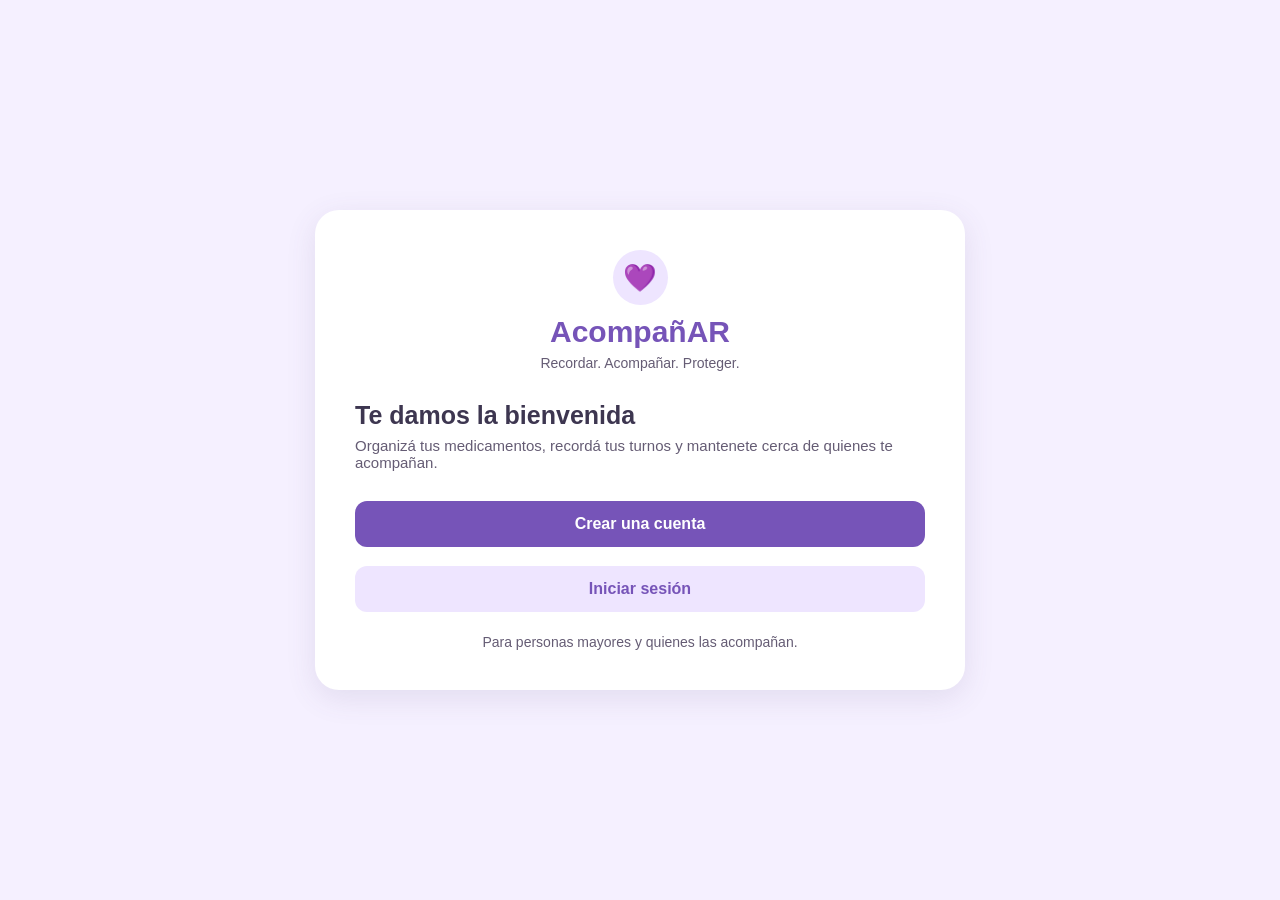
<file: wwwroot/index.html>
﻿<!DOCTYPE html>
<html lang="es">
<head>
    <meta charset="UTF-8">
    <meta name="viewport" content="width=device-width, initial-scale=1.0">

    <title>AcompañAR - Inicio</title>

    <link rel="stylesheet" href="css/Style.css">
</head>

<body>
    <main class="registro-container">
        <section class="registro-card">

            <div class="logo">
                <div class="logo-icon" aria-hidden="true">💜</div>
                <h1>AcompañAR</h1>
                <p>Recordar. Acompañar. Proteger.</p>
            </div>

            <div class="registro-header">
                <h2>Te damos la bienvenida</h2>
                <p>
                    Organizá tus medicamentos, recordá tus turnos
                    y mantenete cerca de quienes te acompañan.
                </p>
            </div>

            <nav class="inicio-acciones" aria-label="Acceso a tu cuenta">
                <a href="registro.html" class="btn-registrar inicio-boton">
                    Crear una cuenta
                </a>

                <a href="login.html"
                   class="btn-registrar inicio-boton inicio-boton-secundario">
                    Iniciar sesión
                </a>
            </nav>

            <p class="login-link">
                Para personas mayores y quienes las acompañan.
            </p>

        </section>
    </main>
</body>
</html>
</file>
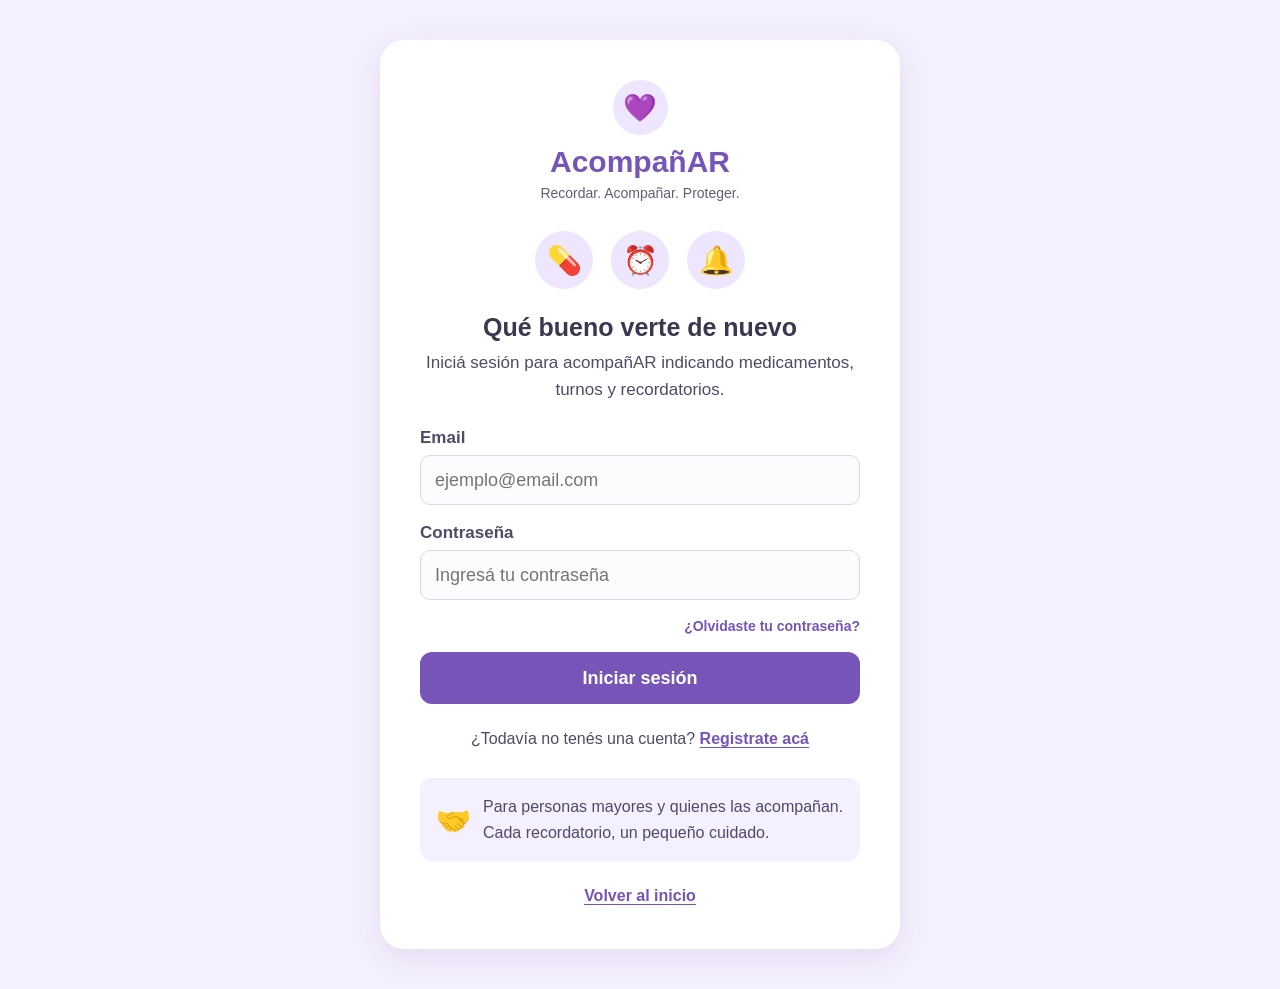
<file: wwwroot/login.html>
﻿<!DOCTYPE html>
<html lang="es">
<head>
    <meta charset="UTF-8">
    <meta name="viewport" content="width=device-width, initial-scale=1.0">

    <title>AcompañAR - Iniciar sesión</title>

    <link rel="stylesheet" href="css/Style.css">
</head>

<body>
    <main class="registro-container">
        <section class="registro-card login-card"
                 aria-labelledby="login-titulo">

            <div class="logo">
                <div class="logo-icon" aria-hidden="true">💜</div>
                <h1>AcompañAR</h1>
                <p>Recordar. Acompañar. Proteger.</p>
            </div>

            <div class="login-detalles" aria-hidden="true">
                <span>💊</span>
                <span>⏰</span>
                <span>🔔</span>
            </div>

            <div class="registro-header login-header">
                <h2 id="login-titulo">Qué bueno verte de nuevo</h2>
                <p>
                    Iniciá sesión para acompañAR indicando medicamentos,
                    turnos y recordatorios.
                </p>
            </div>

            <form id="loginForm" method="post">

                <div class="form-group">
                    <label for="email">Email</label>
                    <input type="email"
                           id="email"
                           name="email"
                           maxlength="150"
                           autocomplete="username"
                           placeholder="ejemplo@email.com"
                           required>
                </div>

                <div class="form-group">
                    <label for="password">Contraseña</label>
                    <input type="password"
                           id="password"
                           name="password"
                           autocomplete="current-password"
                           placeholder="Ingresá tu contraseña"
                           required>
                </div>

                <div class="recuperar-password-link">
                    <a href="recuperar.html">¿Olvidaste tu contraseña?</a>
                </div>


                <button type="submit" class="btn-registrar">
                    Iniciar sesión
                </button>

                <p id="loginMensaje"
                   class="login-link"
                   role="status"
                   aria-live="polite"></p>

            </form>

            <p class="login-link">
                ¿Todavía no tenés una cuenta?
                <a href="registro.html">Registrate acá</a>
            </p>

            <div class="login-acompanamiento">
                <span aria-hidden="true">🤝</span>
                <p>
                    Para personas mayores y quienes las acompañan.
                    Cada recordatorio, un pequeño cuidado.
                </p>
            </div>

            <p class="login-link">
                <a href="index.html">Volver al inicio</a>
            </p>

        </section>
    </main>
    <script src="js/login.js"></script>
</body>
</html>
</file>
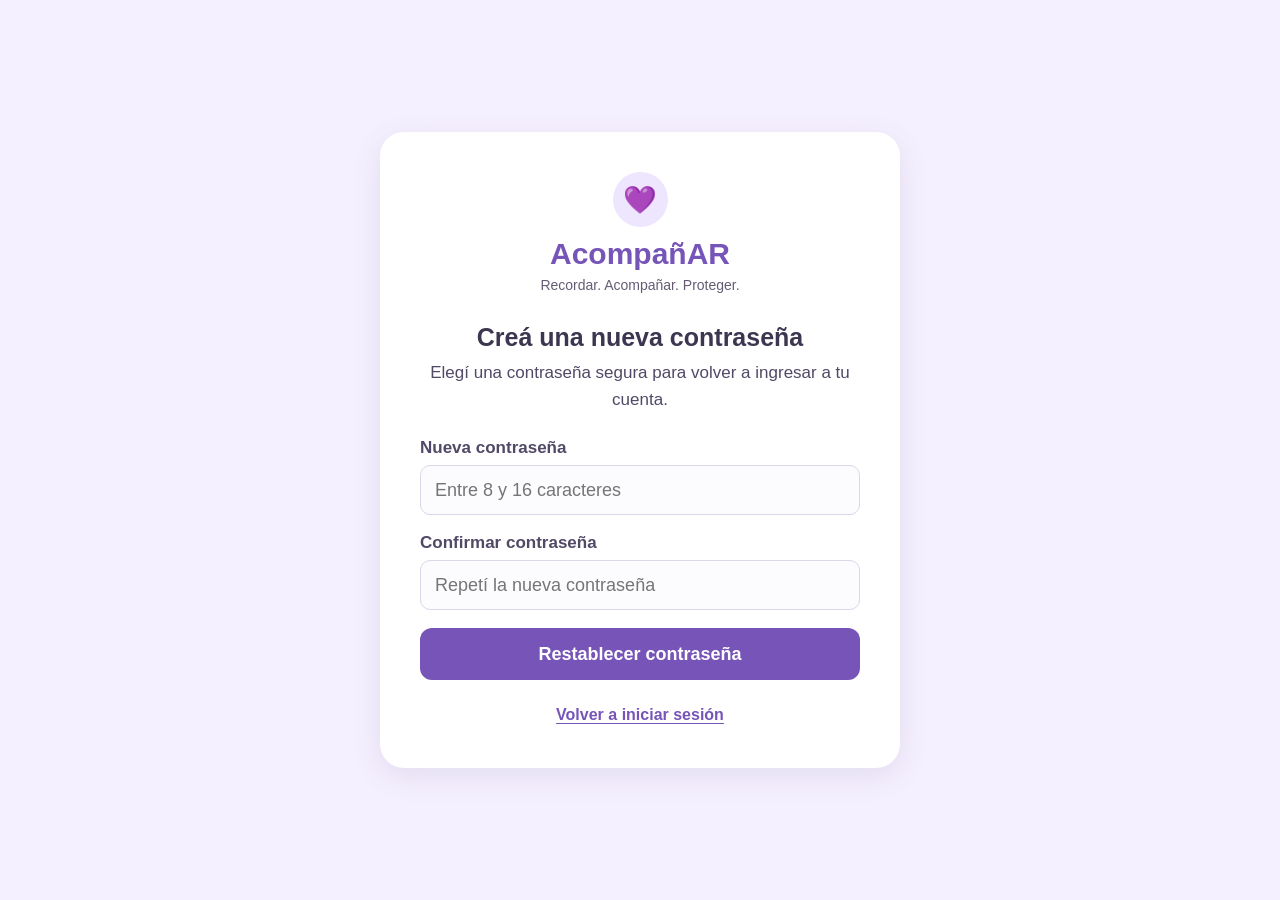
<file: wwwroot/nueva-password.html>
﻿<!DOCTYPE html>
<html lang="es">
<head>
    <meta charset="UTF-8">
    <meta name="viewport" content="width=device-width, initial-scale=1.0">

    <title>AcompañAR - Nueva contraseña</title>

    <link rel="stylesheet" href="css/Style.css">
</head>

<body>
    <main class="registro-container">
        <section class="registro-card login-card"
                 aria-labelledby="nueva-password-titulo">

            <div class="logo">
                <div class="logo-icon" aria-hidden="true">💜</div>
                <h1>AcompañAR</h1>
                <p>Recordar. Acompañar. Proteger.</p>
            </div>

            <div class="registro-header login-header">
                <h2 id="nueva-password-titulo">Creá una nueva contraseña</h2>
                <p>Elegí una contraseña segura para volver a ingresar a tu cuenta.</p>
            </div>

            <form id="nuevaPasswordForm">
                <div class="form-group">
                    <label for="password">Nueva contraseña</label>
                    <input type="password"
                           id="password"
                           name="password"
                           minlength="8"
                           maxlength="16"
                           autocomplete="new-password"
                           placeholder="Entre 8 y 16 caracteres"
                           required>
                </div>

                <div class="form-group">
                    <label for="confirmarPassword">Confirmar contraseña</label>
                    <input type="password"
                           id="confirmarPassword"
                           name="confirmarPassword"
                           minlength="8"
                           maxlength="16"
                           autocomplete="new-password"
                           placeholder="Repetí la nueva contraseña"
                           required>
                </div>

                <button type="submit" class="btn-registrar">
                    Restablecer contraseña
                </button>

                <p id="nuevaPasswordMensaje"
                   class="login-link"
                   role="status"
                   aria-live="polite"></p>
            </form>

            <p class="login-link">
                <a href="login.html">Volver a iniciar sesión</a>
            </p>
        </section>
    </main>
    <script src="js/nueva-password.js"></script>
</body>
</html>
</file>
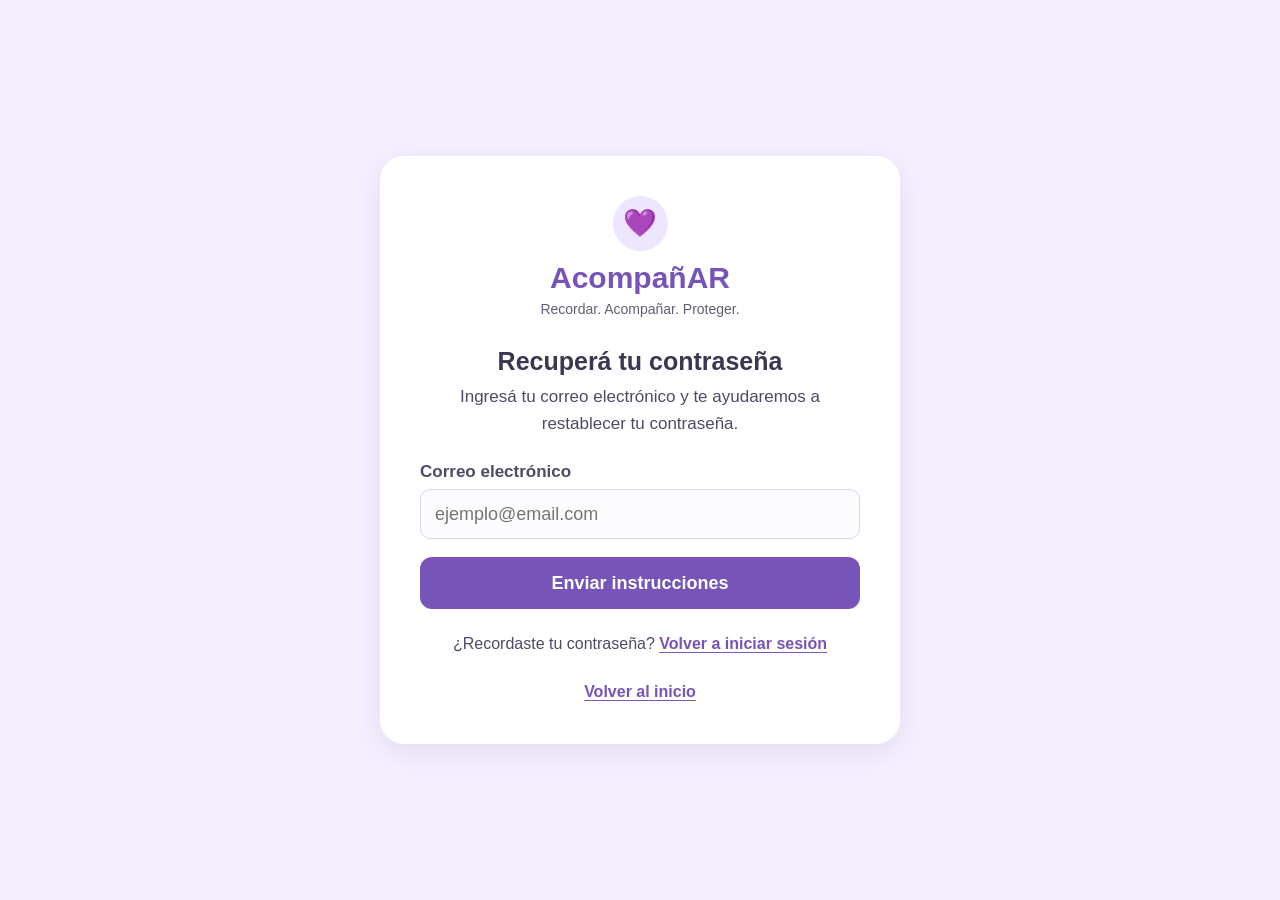
<file: wwwroot/recuperar.html>
﻿<!DOCTYPE html>
<html lang="es">
<head>
    <meta charset="UTF-8">
    <meta name="viewport" content="width=device-width, initial-scale=1.0">

    <title>AcompañAR - Recuperar contraseña</title>

    <link rel="stylesheet" href="css/Style.css">
</head>

<body>
    <main class="registro-container">

        <section class="registro-card login-card"
                 aria-labelledby="recuperar-titulo">

            <div class="logo">
                <div class="logo-icon" aria-hidden="true">💜</div>
                <h1>AcompañAR</h1>
                <p>Recordar. Acompañar. Proteger.</p>
            </div>

            <div class="registro-header login-header">
                <h2 id="recuperar-titulo">Recuperá tu contraseña</h2>

                <p>
                    Ingresá tu correo electrónico y te ayudaremos
                    a restablecer tu contraseña.
                </p>
            </div>

            <form id="recuperarForm">

                <div class="form-group">
                    <label for="email">Correo electrónico</label>

                    <input type="email"
                           id="email"
                           name="email"
                           maxlength="150"
                           autocomplete="email"
                           placeholder="ejemplo@email.com"
                           required>
                </div>

                <button type="submit" class="btn-registrar">
                    Enviar instrucciones
                </button>

                <p id="recuperarMensaje"
                   class="login-link"
                   role="status"
                   aria-live="polite"></p>

            </form>

            <p class="login-link">
                ¿Recordaste tu contraseña?
                <a href="login.html">Volver a iniciar sesión</a>
            </p>

            <p class="login-link">
                <a href="index.html">Volver al inicio</a>
            </p>

        </section>

    </main>
    <script src="js/recuperar.js"></script>

</body>
</html>
</file>
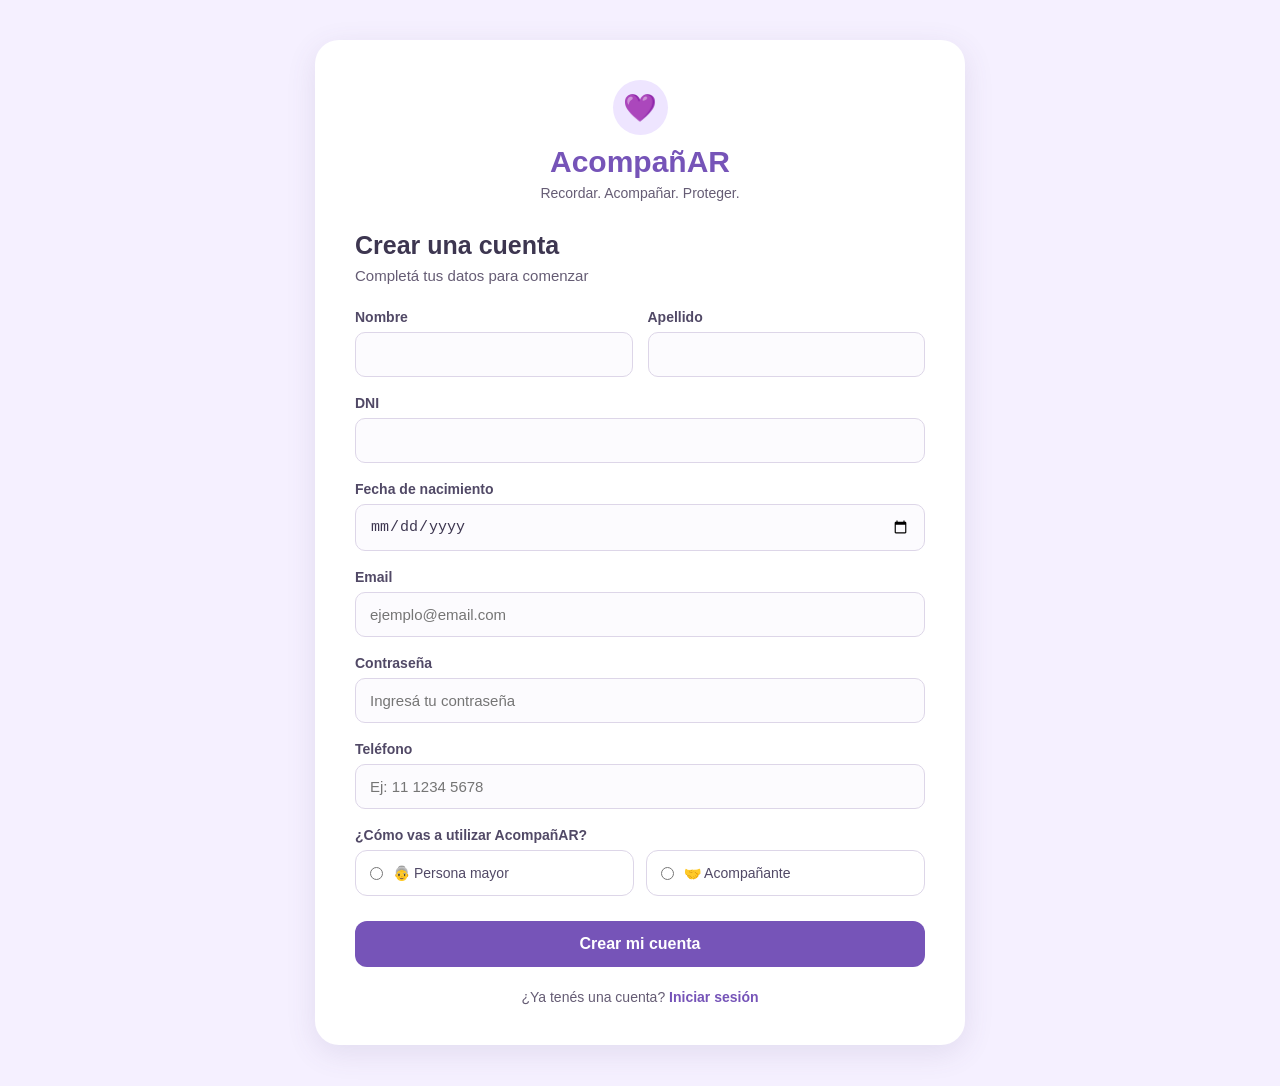
<file: wwwroot/registro.html>
﻿<!DOCTYPE html>
<html lang="es">
<head>
    <meta charset="UTF-8">
    <meta name="viewport" content="width=device-width, initial-scale=1.0">

    <title>AcompañAR - Registro</title>

    <link rel="stylesheet" href="css/Style.css">
</head>

<body>

    <main class="registro-container">

        <section class="registro-card">

            <div class="logo">
                <div class="logo-icon">💜</div>

                <h1>AcompañAR</h1>

                <p>Recordar. Acompañar. Proteger.</p>
            </div>


            <div class="registro-header" id="registroHeader">

                <h2>Crear una cuenta</h2>

                <p>Completá tus datos para comenzar</p>


            </div>

            <div id="mensajeRegistro"
                 class="mensaje-registro"
                 role="status"
                 aria-live="polite"
                 hidden>
            </div>


            <form id="registroForm">

                <div class="form-row">

                    <div class="form-group">

                        <label for="nombre">Nombre</label>

                        <input type="text"
                               id="nombre"
                               name="nombre"
                               maxlength="100"
                               required>

                    </div>


                    <div class="form-group">

                        <label for="apellido">Apellido</label>

                        <input type="text"
                               id="apellido"
                               name="apellido"
                               maxlength="100"
                               required>

                    </div>

                </div>


                <div class="form-group">

                    <label for="dni">DNI</label>

                    <input type="text"
                           id="dni"
                           name="dni"
                           maxlength="9"
                           required>

                </div>


                <div class="form-group">

                    <label for="fechaNacimiento">
                        Fecha de nacimiento
                    </label>

                    <input type="date"
                           id="fechaNacimiento"
                           name="fechaNacimiento"
                           required>

                </div>


                <div class="form-group">

                    <label for="email">Email</label>

                    <input type="email"
                           id="email"
                           name="email"
                           maxlength="150"
                           placeholder="ejemplo@email.com"
                           required>

                </div>


                <div class="form-group">

                    <label for="password">Contraseña</label>

                    <input type="password"
                           id="password"
                           name="password"
                           minlength="8"
                           maxlength="16"
                           placeholder="Ingresá tu contraseña"
                           required>

                </div>


                <div class="form-group">

                    <label for="telefono">Teléfono</label>

                    <input type="tel"
                           id="telefono"
                           name="telefono"
                           maxlength="12"
                           placeholder="Ej: 11 1234 5678"
                           required>

                </div>


                <div class="form-group">

                    <label>
                        ¿Cómo vas a utilizar AcompañAR?
                    </label>

                    <div class="tipo-usuario">

                        <label class="tipo-option">

                            <input type="radio"
                                   name="tipoUsuario"
                                   value="MAYOR"
                                   required>

                            <span>👵 Persona mayor</span>

                        </label>


                        <label class="tipo-option">

                            <input type="radio"
                                   name="tipoUsuario"
                                   value="ACOMPANANTE">

                            <span>🤝 Acompañante</span>

                        </label>

                    </div>

                </div>


                <button type="submit"
                        class="btn-registrar">

                    Crear mi cuenta

                </button>

            </form>


            <p class="login-link">

                ¿Ya tenés una cuenta?

                <a href="index.html">
                    Iniciar sesión
                </a>

            </p>

        </section>

    </main>


    <script src="js/registro.js"></script>

</body>
</html>
</file>
<file: wwwroot/css/Style.css>
﻿* {
    margin: 0;
    padding: 0;
    box-sizing: border-box;
}

[hidden] { display: none !important; }
.panel-container { max-width: 1200px; margin: auto; padding: 32px 20px; }
.panel-header { display: flex; justify-content: space-between; align-items: center; gap: 20px; margin-bottom: 28px; }
.panel-header .logo { text-align: left; margin: 0; }
.panel-boton { border: 1px solid #7654b8; border-radius: 12px; padding: 12px 18px; background: white; color: #7654b8; font-size: 16px; cursor: pointer; }
.panel-boton:hover { background: #eee5ff; }
.panel-boton:focus-visible { outline: 3px solid #9675d0; outline-offset: 3px; }
.panel-bienvenida { background: #eee5ff; padding: 28px; border-radius: 24px; margin-bottom: 24px; }
.panel-bienvenida h2 { margin-bottom: 12px; }
.panel-bienvenida p { line-height: 1.6; }
#panelMensaje { margin-top: 12px; }
#reintentar { margin-top: 12px; }
.panel-grid { display: grid; grid-template-columns: repeat(3, minmax(0, 1fr)); gap: 20px; align-items: start; }
.panel-seccion { padding: 24px; background: white; border-radius: 24px; box-shadow: 0 8px 30px rgba(90,70,120,.12); }
.panel-seccion h2 { font-size: 22px; color: #7654b8; margin-bottom: 20px; }
.panel-vinculacion { max-width: 640px; }
#configuracion { margin-bottom: 24px; }
#mayorElegido { padding: 8px; font: inherit; font-weight: bold; color: #3d3650; border: 1px solid #9675d0; border-radius: 8px; background: white; }
.panel-lista { list-style: none; }
.panel-lista li { padding: 18px 0; border-top: 1px solid #eee5ff; overflow-wrap: anywhere; }
.panel-lista h3 { font-size: 18px; margin-bottom: 10px; }
.panel-lista p { line-height: 1.6; color: #514966; }
.panel-vacio { line-height: 1.6; color: #514966; }
.medicamento-form { display: grid; gap: 10px; margin: 20px 0; padding: 16px; background: #f5f0ff; border-radius: 12px; }
.medicamento-form[hidden] { display: none; }
.medicamento-form input, .medicamento-form select { box-sizing: border-box; width: 100%; min-width: 0; padding: 10px; font: inherit; border: 1px solid #9675d0; border-radius: 8px; background: white; }
.medicamento-form p, #medicamentoMensaje, #vinculacionMensaje { line-height: 1.5; margin: 10px 0; }
.medicamento-acciones { display: flex; flex-wrap: wrap; gap: 10px; margin-top: 12px; }
.panel-boton:disabled { opacity: .6; cursor: wait; }
@media (max-width: 900px) { .panel-grid { grid-template-columns: 1fr; } }
@media (max-width: 600px) { .panel-header { align-items: start; flex-direction: column; } .panel-bienvenida { padding: 22px; } }

body {
    font-family: Arial, sans-serif;
    background-color: #f5f0ff;
    color: #3d3650;
    min-height: 100vh;
}


/* CONTENEDOR PRINCIPAL */

.registro-container {
    min-height: 100vh;
    display: flex;
    justify-content: center;
    align-items: center;
    padding: 40px 20px;
}


/* TARJETA */

.registro-card {
    width: 100%;
    max-width: 650px;
    background-color: white;
    padding: 40px;
    border-radius: 24px;
    box-shadow: 0 8px 30px rgba(90, 70, 120, 0.12);
}


/* LOGO */

.logo {
    text-align: center;
    margin-bottom: 30px;
}

.logo-icon {
    width: 55px;
    height: 55px;
    margin: 0 auto 10px;
    display: flex;
    align-items: center;
    justify-content: center;
    background-color: #eee5ff;
    border-radius: 50%;
    font-size: 27px;
}

.logo h1 {
    color: #7654b8;
    font-size: 30px;
    margin-bottom: 6px;
}

.logo p {
    color: #655c74;
    font-size: 14px;
}


/* ENCABEZADO */

.registro-header {
    margin-bottom: 25px;
}

    .registro-header h2 {
        font-size: 25px;
        color: #3d3650;
        margin-bottom: 7px;
    }

    .registro-header p {
        color: #655c74;
        font-size: 15px;
    }


/* CAMPOS */

.form-group {
    margin-bottom: 18px;
}

.form-row {
    display: grid;
    grid-template-columns: 1fr 1fr;
    gap: 15px;
}

.form-group label {
    display: block;
    margin-bottom: 7px;
    font-size: 14px;
    font-weight: 600;
    color: #514966;
}

.form-group input {
    width: 100%;
    padding: 13px 14px;
    border: 1px solid #ddd6e8;
    border-radius: 10px;
    background-color: #fcfbfe;
    font-size: 15px;
    color: #3d3650;
    outline: none;
    transition: 0.2s;
}

    .form-group input:focus {
        border-color: #9675d0;
        box-shadow: 0 0 0 3px rgba(150, 117, 208, 0.12);
    }


/* TIPO DE USUARIO */

.tipo-usuario {
    display: grid;
    grid-template-columns: 1fr 1fr;
    gap: 12px;
}

.tipo-option {
    display: flex !important;
    align-items: center;
    gap: 10px;
    padding: 14px;
    border: 1px solid #ddd6e8;
    border-radius: 12px;
    cursor: pointer;
    font-weight: normal !important;
    transition: 0.2s;
}

    .tipo-option:hover {
        border-color: #9675d0;
        background-color: #faf7ff;
    }

    .tipo-option input {
        width: auto;
        accent-color: #7654b8;
    }




/* BOTONES */

.btn-registrar,
.btn-volver-login {
    display: block;
    width: 100%;
    padding: 14px;
    border: none;
    border-radius: 12px;
    background-color: #7654b8;
    color: white;
    font-family: inherit;
    font-size: 16px;
    font-weight: bold;
    text-align: center;
    text-decoration: none;
    cursor: pointer;
    margin-top: 5px;
    transition: 0.2s;
}

    .btn-registrar:hover,
    .btn-volver-login:hover {
        background-color: #6544a5;
        color: white;
    }




/* LINK LOGIN */

.login-link {
    text-align: center;
    margin-top: 22px;
    color: #655c74;
    font-size: 14px;
}

    .login-link a {
        color: #7654b8;
        font-weight: bold;
        text-decoration: none;
    }

        .login-link a:hover {
            text-decoration: underline;
        }


/* RESPONSIVE */

@media (max-width: 600px) {

    .registro-card {
        padding: 28px 22px;
    }

    .form-row {
        grid-template-columns: 1fr;
        gap: 0;
    }

    .tipo-usuario {
        grid-template-columns: 1fr;
    }
}
.input-error {
    border-color: #d9534f !important;
}

.mensaje-error {
    display: block;
    margin-top: 5px;
    color: #d9534f;
    font-size: 13px;
}

.tipo-error {
    border-color: #d9534f;
}

.inicio-acciones {
    display: flex;
    flex-direction: column;
    gap: 14px;
}

.inicio-boton {
    display: block;
    text-align: center;
    text-decoration: none;
}

.inicio-boton-secundario {
    background-color: #eee5ff;
    color: #7654b8;
}

    .inicio-boton-secundario:hover {
        background-color: #ddd0f3;
    }

.inicio-boton:focus-visible {
    outline: 3px solid #9675d0;
    outline-offset: 4px;
}



/* =====================================
   ESTILOS DE INICIO DE SESIÓN
===================================== */

.login-card {
    max-width: 520px;
}

.login-header {
    text-align: center;
}

    .login-header p {
        font-size: 17px;
        line-height: 1.6;
        color: #514966;
    }


.login-detalles {
    display: flex;
    justify-content: center;
    gap: 18px;
    margin-bottom: 24px;
}

    .login-detalles span {
        display: flex;
        align-items: center;
        justify-content: center;
        width: 58px;
        height: 58px;
        border-radius: 50%;
        background-color: #eee5ff;
        font-size: 28px;
    }


.login-card .form-group label {
    font-size: 17px;
}

.login-card .form-group input {
    min-height: 50px;
    font-size: 18px;
}

.login-card .btn-registrar {
    min-height: 52px;
    font-size: 18px;
}

.login-card .login-link {
    font-size: 16px;
    line-height: 1.6;
    color: #514966;
}

    .login-card .login-link a {
        text-decoration: underline;
        text-underline-offset: 3px;
    }



.login-acompanamiento {
    display: flex;
    align-items: center;
    gap: 12px;
    margin-top: 26px;
    padding: 16px;
    border-radius: 12px;
    background-color: #f5f0ff;
}

    .login-acompanamiento span {
        font-size: 28px;
    }

    .login-acompanamiento p {
        font-size: 16px;
        line-height: 1.6;
        color: #514966;
    }


.login-card a:focus-visible,
.login-card button:focus-visible {
    outline: 3px solid #7654b8;
    outline-offset: 4px;
}



/* ENLACE PARA RECUPERAR CONTRASEÑA */

.recuperar-password-link {
    display: flex;
    justify-content: flex-end;
    margin-top: 0;
    margin-bottom: 18px;
    visibility: visible;
}

    .recuperar-password-link a {
        display: inline-block;
        color: #7654b8;
        font-size: 14px;
        font-weight: 600;
        text-decoration: none;
    }

        .recuperar-password-link a:hover {
            text-decoration: underline;
        }

/* MENSAJE DE REGISTRO EXITOSO */

.mensaje-registro {
    box-sizing: border-box;
    width: 100%;
    padding: 30px 24px;
    margin: 24px 0;
    background: #f5efff;
    border: 1px solid #dfd0ff;
    border-radius: 20px;
    box-shadow: 0 8px 24px rgba(91, 53, 181, 0.12);
    text-align: center;
    color: #3f3158;
}

    .mensaje-registro[hidden] {
        display: none !important;
    }

    .mensaje-registro .mensaje-icono {
        width: 64px;
        height: 64px;
        margin: 0 auto 16px;
        display: flex;
        align-items: center;
        justify-content: center;
        background: #e7d9ff;
        border-radius: 50%;
        font-size: 34px;
    }

    .mensaje-registro h3 {
        color: #6842bd;
        font-size: 23px;
        margin: 0 0 12px;
    }

    .mensaje-registro p {
        font-size: 15px;
        line-height: 1.6;
        margin: 8px 0;
    }

    .mensaje-registro .mensaje-detalle {
        color: #76668d;
        font-size: 14px;
    }

/* Formulario de turnos médicos */
#turnoForm {
    display: flex;
    flex-direction: column;
    gap: 8px;
    width: 100%;
    margin-top: 12px;
    box-sizing: border-box;
}

    #turnoForm[hidden] {
        display: none;
    }

    #turnoForm h3 {
        margin: 0 0 6px;
    }

    #turnoForm label {
        display: block;
        margin-bottom: -4px;
        font-size: 14px;
        font-weight: 500;
    }

    #turnoForm input,
    #turnoForm textarea {
        display: block;
        width: 100%;
        max-width: 100%;
        padding: 9px 10px;
        border: 1px solid #cfc5e8;
        border-radius: 7px;
        font: inherit;
        font-size: 14px;
        box-sizing: border-box;
    }

    #turnoForm textarea {
        resize: vertical;
        min-height: 80px;
    }

    #turnoForm .panel-boton {
        align-self: flex-start;
        margin-top: 4px;
    }
.estado-cancelado {
    color: #c62828;
    font-weight: 600;
}

/* CONTACTOS DE CONFIANZA */

#nuevoContacto {
    margin-bottom: 14px;
}

#contactosMensaje {
    display: block;
    margin-bottom: 16px;
    color: #4b3f72;
}

#contactos {
    max-height: 420px;
    overflow-y: auto;
    padding-right: 6px;
}

#contactos .contacto-item {
    background-color: #faf8ff;
    border: 1px solid #e6ddf5;
    border-radius: 14px;
    padding: 16px;
    margin-bottom: 14px;
    list-style: none;
}

.contacto-item h3 {
    margin: 0 0 10px;
    font-size: 16px;
    font-weight: 700;
    color: #2f2a4a;
}

.contacto-item p {
    margin: 0 0 14px;
    color: #5a5570;
    font-size: 14px;
}

.contacto-acciones {
    display: flex;
    gap: 10px;
    flex-wrap: wrap;
}

.contacto-acciones .panel-boton {
    min-width: 92px;
}

.contacto-acciones .boton-eliminar-contacto {
    color: #b23b3b;
    border: 1px solid #d28a8a;
    background-color: #fff8f8;
}

.contacto-acciones .boton-eliminar-contacto:hover {
    background-color: #ffecec;
}

/* ===== Panel de la persona mayor ===== */

.panel-mayor {
    max-width: 900px;
    margin: 0 auto;
    padding: 32px 24px;
    color: #3d3650;
    font-family: inherit;
    box-sizing: border-box;
}

    /* Encabezado */

    .panel-mayor .encabezado-mayor {
        padding: 24px;
        margin-bottom: 24px;
        border-radius: 16px;
        text-align: center;
        background-color: #7654b8;
        color: white;
    }

        .panel-mayor .encabezado-mayor h1 {
            margin: 0 0 8px;
            font-size: 2rem;
        }

        .panel-mayor .encabezado-mayor p {
            margin: 0;
            font-size: 1.2rem;
        }

    /* Bienvenida */

    .panel-mayor .bienvenida-mayor {
        padding: 30px;
        min-height: 180px;
        display: flex;
        flex-direction: column;
        justify-content: center;
    }

    .panel-mayor .bienvenida-mayor h2 {
    font-size: 2rem;
    margin-bottom: 12px;
    }

    .panel-mayor .bienvenida-mayor p {
    font-size: 1.1rem;
    line-height: 1.6;
    }

    /* Secciones */

    .panel-mayor .seccion-mayor {
        padding: 24px;
        margin-bottom: 20px;
        border-radius: 14px;
        background-color: #ffffff;
        border: 1px solid #e5e0ed;
        box-shadow: 0 8px 30px rgba(90, 70, 120, 0.12);
    }

        /* Títulos y textos */

        .panel-mayor .bienvenida-mayor h2,
        .panel-mayor .seccion-mayor h2 {
            margin-top: 0;
            margin-bottom: 12px;
            font-size: 1.5rem;
            color: #7654b8;
        }

    .panel-mayor .bienvenida-mayor h2 {
        font-size: 2rem;
    }

    .panel-mayor .bienvenida-mayor p,
    .panel-mayor .seccion-mayor p {
        font-size: 1.15rem;
        line-height: 1.6;
        margin-bottom: 0;
    }

/* Adaptación para celulares */

@media (max-width: 600px) {
    .panel-mayor {
        padding: 20px 14px;
    }

        .panel-mayor .encabezado-mayor,
        .panel-mayor .bienvenida-mayor,
        .panel-mayor .seccion-mayor {
            padding: 20px;
        }
}
.panel-mayor .boton-salir-mayor {
    margin-top: 18px;
    padding: 12px 20px;
    border: 2px solid white;
    border-radius: 10px;
    background-color: transparent;
    color: white;
    font-size: 1rem;
    font-weight: bold;
    cursor: pointer;
}

    .panel-mayor .boton-salir-mayor:hover {
        background-color: white;
        color: #7654b8;
    }

    .panel-mayor .boton-salir-mayor:focus-visible {
        outline: 3px solid #eee5ff;
        outline-offset: 4px;
    }

/* Tarjetas individuales del panel de la persona mayor */
.tarjeta-mayor {
    background-color: #ffffff;
    border: 1px solid #e5d9f7;
    border-radius: 12px;
    padding: 16px;
    margin-bottom: 14px;
    box-shadow: 0 3px 8px rgba(70, 40, 110, 0.08);
}

    .tarjeta-mayor h3 {
        color: #7650b8;
        font-size: 1.1rem;
        margin: 0 0 12px;
    }

    .tarjeta-mayor p {
        margin: 6px 0;
        line-height: 1.5;
        overflow-wrap: anywhere;
    }

        .tarjeta-mayor p strong {
            color: #35234f;
        }

/* Estados de los turnos médicos */
.estado-cancelado {
    color: #c62828;
    font-weight: 700;
}

.estado-programado {
    color: #218739;
    font-weight: 700;
}

/* =====================================
   PANEL DEL ACOMPAÑANTE
===================================== */

.panel-acompanante .panel-header {
    align-items: center;
}

.panel-acompanante .panel-header .logo {
    flex: 1;
}

.panel-acompanante #saludo {
    font-size: 18px;
    font-weight: 700;
    color: #3d3650;
}

.panel-acompanante #panelMensaje {
    margin-bottom: 16px;
    padding: 10px 14px;
    border-radius: 12px;
    background-color: #eee5ff;
    color: #3d2a73;
    font-weight: 700;
    line-height: 1.5;
}

.panel-acompanante #panelMensaje:empty {
    display: none;
}

.panel-acompanante #reintentar {
    margin-bottom: 16px;
}

/* Menú y contenido */

.panel-acompanante .panel-layout {
    display: grid;
    grid-template-columns: 240px minmax(0, 1fr);
    align-items: start;
    gap: 24px;
}

.panel-acompanante .panel-menu {
    display: grid;
    gap: 4px;
    align-content: start;
    position: sticky;
    top: 16px;
    padding: 16px;
    background-color: #fff;
    border-radius: 20px;
    box-shadow: 0 8px 30px rgba(90, 70, 120, .12);
}

.panel-acompanante .panel-perfil {
    display: flex;
    align-items: center;
    gap: 10px;
    padding: 4px 4px 16px;
    margin-bottom: 10px;
    border-bottom: 1px solid #eee5ff;
}

.panel-acompanante .panel-perfil div {
    min-width: 0;
}

.panel-acompanante .panel-avatar {
    display: grid;
    place-items: center;
    width: 44px;
    height: 44px;
    flex: none;
    border-radius: 50%;
    background-color: #7654b8;
    color: #fff;
    font-size: 18px;
    font-weight: 700;
}

.panel-acompanante #personaMayor {
    font-size: 18px;
    font-weight: 700;
    overflow-wrap: anywhere;
}

.panel-acompanante .panel-perfil-sub {
    margin-top: 2px;
    font-size: 13px;
    color: #5e5672;
}

.panel-acompanante #selectorMayor {
    display: grid;
    gap: 6px;
    padding: 0 4px 10px;
    font-size: 14px;
    color: #5e5672;
}

.panel-acompanante #mayorElegido {
    width: 100%;
    min-width: 0;
}

.panel-acompanante .panel-nav {
    display: grid;
    grid-template-columns: 34px minmax(0, 1fr) auto;
    align-items: center;
    gap: 10px;
    width: 100%;
    min-height: 48px;
    padding: 7px 10px;
    border: 0;
    border-radius: 12px;
    background-color: transparent;
    text-align: left;
    font-family: inherit;
    font-size: 16px;
    color: #3d3650;
    cursor: pointer;
}

.panel-acompanante .panel-nav span[aria-hidden] {
    display: grid;
    place-items: center;
    width: 34px;
    height: 34px;
    border-radius: 10px;
    background-color: #f5f0ff;
    font-size: 17px;
}

.panel-acompanante .panel-nav:hover {
    background-color: #f5f0ff;
}

.panel-acompanante .panel-nav[aria-current="page"] {
    background-color: #eee5ff;
    color: #7654b8;
    font-weight: 700;
}

.panel-acompanante .panel-nav[aria-current="page"] span[aria-hidden] {
    background-color: #fff;
}

.panel-acompanante .panel-contador {
    display: grid;
    place-items: center;
    min-width: 26px;
    height: 24px;
    padding: 0 8px;
    border-radius: 999px;
    background-color: #f5f0ff;
    color: #5b3fa0;
    font-size: 13px;
    font-weight: 700;
}

.panel-acompanante .panel-nav[aria-current="page"] .panel-contador {
    background-color: #7654b8;
    color: #fff;
}

.panel-acompanante .panel-contador:empty {
    display: none;
}

.panel-acompanante .panel-contenido {
    min-width: 0;
}

/* Secciones */

.panel-acompanante .panel-seccion {
    min-width: 0;
}

.panel-acompanante .panel-seccion h2 {
    font-size: 24px;
    margin-bottom: 4px;
}

.panel-acompanante .panel-vinculacion {
    max-width: none;
}

.panel-acompanante .panel-encabezado {
    display: flex;
    justify-content: space-between;
    align-items: flex-start;
    flex-wrap: wrap;
    gap: 12px 16px;
    margin-bottom: 20px;
}

.panel-acompanante .panel-encabezado > div {
    min-width: 0;
}

.panel-acompanante .panel-bajada {
    color: #5e5672;
    line-height: 1.5;
}

.panel-acompanante .panel-seccion > h3 {
    margin: 24px 0 4px;
    font-size: 18px;
}

.panel-acompanante .panel-seccion > h3 + p,
.panel-acompanante .panel-seccion > p {
    line-height: 1.6;
    color: #514966;
}

.panel-acompanante .panel-lista li {
    padding: 16px 0;
}

.panel-acompanante .panel-lista li:first-child {
    border-top: 0;
}

.panel-acompanante .medicamento-acciones .panel-boton,
.panel-acompanante .contacto-acciones .panel-boton {
    padding: 8px 14px;
    font-size: 15px;
}

/* Contactos en tarjetas */

.panel-acompanante #contactos {
    display: grid;
    grid-template-columns: repeat(2, minmax(0, 1fr));
    gap: 12px;
    max-height: none;
    padding-right: 0;
}

.panel-acompanante #contactos .contacto-item {
    margin-bottom: 0;
    border-top: 1px solid #e6ddf5;
}

/* Recordatorios */

.panel-acompanante .panel-atajos {
    display: flex;
    flex-wrap: wrap;
    align-items: center;
    gap: 8px;
    margin-bottom: 16px;
}

.panel-acompanante .panel-pestana {
    min-height: 40px;
    padding: 8px 16px;
    border: 1px solid #d9cdf2;
    border-radius: 999px;
    background-color: #fff;
    color: #5b3fa0;
    font-family: inherit;
    font-size: 15px;
    cursor: pointer;
}

.panel-acompanante .panel-pestana[aria-pressed="true"] {
    background-color: #7654b8;
    border-color: #7654b8;
    color: #fff;
    font-weight: 700;
}

.panel-acompanante .panel-atajos .panel-boton {
    min-height: 40px;
    padding: 8px 14px;
    font-size: 15px;
}

.panel-acompanante .panel-filtros {
    display: grid;
    grid-template-columns: repeat(3, minmax(0, 1fr)) minmax(0, 1.6fr);
    align-items: end;
    gap: 12px;
    margin-bottom: 16px;
    padding: 16px;
    background-color: #f5f0ff;
    border-radius: 12px;
}

.panel-acompanante .panel-campo {
    display: grid;
    gap: 6px;
    min-width: 0;
    font-size: 15px;
}

.panel-acompanante .panel-campo input,
.panel-acompanante .panel-campo select {
    width: 100%;
    min-width: 0;
    height: 44px;
    padding: 0 40px 0 10px;
    border: 1px solid #9675d0;
    border-radius: 8px;
    background-color: #fff;
    color: #3d3650;
    font: inherit;
}

.panel-acompanante .panel-chips {
    display: flex;
    flex-wrap: wrap;
    gap: 6px;
}

.panel-acompanante .panel-chip {
    height: 40px;
    padding: 0 12px;
    border: 1px solid #9675d0;
    border-radius: 999px;
    background-color: #fff;
    color: #5b3fa0;
    font-family: inherit;
    font-size: 14px;
    white-space: nowrap;
    cursor: pointer;
}

.panel-acompanante .panel-chip[aria-pressed="true"] {
    background-color: #7654b8;
    border-color: #7654b8;
    color: #fff;
}

.panel-acompanante .panel-dia {
    display: flex;
    justify-content: space-between;
    align-items: baseline;
    gap: 8px;
    margin-top: 20px;
    padding-bottom: 8px;
    font-size: 16px;
}

.panel-acompanante #recordatorios > .panel-dia:first-child {
    margin-top: 0;
}

.panel-acompanante .panel-dia span {
    font-size: 14px;
    font-weight: 400;
    color: #5e5672;
}

.panel-acompanante .panel-recordatorio {
    display: grid;
    grid-template-columns: 60px minmax(0, 1fr) auto;
    align-items: center;
    gap: 8px 12px;
    padding: 12px 0;
    border-top: 1px solid #eee5ff;
}

.panel-acompanante .panel-hora {
    font-weight: 700;
    color: #5b3fa0;
}

.panel-acompanante .panel-recordatorio p {
    line-height: 1.5;
    color: #514966;
}

.panel-acompanante .panel-recordatorio strong {
    color: #3d3650;
}

.panel-acompanante .panel-recordatorio .medicamento-acciones {
    grid-column: 2 / -1;
    margin-top: 0;
}

.panel-acompanante .panel-estado {
    padding: 4px 10px;
    border-radius: 999px;
    background-color: #f1eef6;
    color: #514966;
    font-size: 13px;
    font-weight: 700;
    white-space: nowrap;
}

.panel-acompanante .estado-pendiente {
    background-color: #eee5ff;
    color: #5b3fa0;
}

.panel-acompanante .estado-cumplido {
    background-color: #e1f2e7;
    color: #1d6036;
}

.panel-acompanante .estado-no_cumplido {
    background-color: #fbe3d6;
    color: #8f310f;
}

/* Alertas */

.panel-acompanante .panel-contador-alerta:not(:empty) {
    background-color: #C2410C;
    color: #fff;
}

.panel-acompanante .panel-nav[aria-current="page"] .panel-contador-alerta:not(:empty) {
    background-color: #C2410C;
}

.panel-acompanante .panel-banner {
    display: flex;
    justify-content: space-between;
    align-items: center;
    flex-wrap: wrap;
    gap: 12px;
    margin-bottom: 20px;
    padding: 12px 12px 12px 18px;
    background-color: #fde6d6;
    color: #8f310f;
    border-radius: 16px;
}

.panel-acompanante .panel-banner p {
    line-height: 1.5;
}

.panel-acompanante .panel-banner .panel-boton {
    padding: 8px 14px;
    border-color: #9a3412;
    color: #9a3412;
    font-size: 15px;
}

.panel-acompanante .panel-alerta {
    display: flex;
    justify-content: space-between;
    align-items: center;
    gap: 16px;
}

.panel-acompanante .panel-alerta p {
    min-width: 0;
    color: #3d3650;
    line-height: 1.5;
}

.panel-acompanante .panel-alerta small {
    display: block;
    margin-top: 2px;
    color: #5e5672;
    font-size: 14px;
}

.panel-acompanante .panel-alerta .panel-boton {
    flex: none;
    padding: 8px 14px;
    font-size: 15px;
}

.panel-acompanante .panel-espera {
    display: flex;
    align-items: center;
    flex-wrap: wrap;
    gap: 10px;
    margin-bottom: 12px;
    padding: 12px 14px;
    background-color: #f5f0ff;
    border-radius: 12px;
    color: #514966;
}

.panel-acompanante #minutosEspera {
    padding: 8px 40px 8px 12px;
    font: inherit;
    border: 1px solid #9675d0;
    border-radius: 8px;
    color: #3d3650;
}

/* Formularios como ventana */

.panel-acompanante .panel-modal:not([hidden]) {
    position: fixed;
    top: 50%;
    left: 50%;
    transform: translate(-50%, -50%);
    z-index: 30;
    width: 520px;
    max-width: calc(100% - 32px);
    max-height: 90vh;
    margin: 0;
    padding: 28px;
    overflow-y: auto;
    background-color: #fff;
    border-radius: 20px;
    box-shadow: 0 0 0 100vmax rgba(31, 27, 45, .45), 0 20px 50px rgba(40, 30, 70, .3);
}

.panel-acompanante .panel-modal button[type="submit"] {
    background-color: #7654b8;
    color: #fff;
}

/* Desplegables con la flecha propia y la lista con el estilo del panel */

.panel-acompanante select,
.panel-acompanante #mayorElegido {
    appearance: none;
    -webkit-appearance: none;
    padding-right: 40px;
    cursor: pointer;
    background: #fff url("data:image/svg+xml,%3Csvg xmlns='http://www.w3.org/2000/svg' width='12' height='8' viewBox='0 0 12 8'%3E%3Cpath d='M1 1l5 5 5-5' fill='none' stroke='%23514966' stroke-width='2'/%3E%3C/svg%3E") no-repeat right 14px center;
}

.panel-acompanante select,
.panel-acompanante #mayorElegido {
    appearance: base-select;
}

.panel-acompanante select::picker-icon {
    display: none;
}

.panel-acompanante select::picker(select) {
    appearance: base-select;
    margin-top: 4px;
    padding: 6px;
    border: 1px solid #9675d0;
    border-radius: 12px;
    background: #fff;
    box-shadow: 0 8px 24px rgba(61, 54, 80, .15);
}

.panel-acompanante option {
    padding: 8px 12px;
    border-radius: 8px;
    color: #3d3650;
}

.panel-acompanante option::checkmark {
    display: none;
}

.panel-acompanante option:hover,
.panel-acompanante option:focus-visible {
    background-color: #f5f0ff;
}

.panel-acompanante option:checked {
    background-color: #ede4ff;
    font-weight: 600;
}

.panel-acompanante option:disabled {
    color: #9a93a8;
}

.panel-acompanante .panel-campo select {
    display: flex;
    align-items: center;
}

.panel-acompanante #turnoForm:not([hidden]) {
    width: 520px;
    max-width: calc(100% - 32px);
}

.panel-acompanante .panel-seccion:has(.panel-modal:not([hidden])) > [role="status"]:not(:empty) {
    position: fixed;
    top: 12px;
    left: 50%;
    transform: translateX(-50%);
    z-index: 40;
    max-width: calc(100% - 32px);
    padding: 10px 16px;
    border-radius: 12px;
    background-color: #eee5ff;
    color: #3d2a73;
    font-weight: 700;
    line-height: 1.5;
    box-shadow: 0 8px 30px rgba(40, 30, 70, .3);
}

/* Botones nuevos con foco visible */

.panel-acompanante .panel-nav:focus-visible,
.panel-acompanante .panel-pestana:focus-visible,
.panel-acompanante .panel-chip:focus-visible,
.panel-acompanante .panel-hamburguesa:focus-visible,
.panel-acompanante .panel-cerrar-menu:focus-visible {
    outline: 3px solid #9675d0;
    outline-offset: 3px;
}

.panel-acompanante .panel-hamburguesa,
.panel-acompanante .panel-cerrar-menu,
.panel-acompanante .panel-fondo {
    display: none;
}

@media (max-width: 860px) {

    .panel-acompanante .panel-header {
        flex-direction: row;
        flex-wrap: wrap;
        align-items: center;
        gap: 10px;
    }

    .panel-acompanante .panel-header .logo p,
    .panel-acompanante #saludo {
        display: none;
    }

    .panel-acompanante .panel-header .logo h1 {
        font-size: 22px;
    }

    .panel-acompanante #cerrarSesion {
        padding: 8px 12px;
        font-size: 14px;
    }

    .panel-acompanante .panel-hamburguesa {
        display: grid;
        place-items: center;
        width: 44px;
        height: 44px;
        flex: none;
        border: 1px solid #d9cdf2;
        border-radius: 12px;
        background-color: #fff;
        color: #3d3650;
        font-family: inherit;
        font-size: 20px;
        cursor: pointer;
    }

    .panel-acompanante .panel-layout {
        grid-template-columns: minmax(0, 1fr);
        gap: 16px;
    }

    .panel-acompanante .panel-menu {
        position: fixed;
        top: 0;
        bottom: 0;
        left: 0;
        z-index: 21;
        width: min(280px, 90vw);
        overflow-y: auto;
        padding: 20px 14px;
        border-radius: 0 20px 20px 0;
        transform: translateX(-100%);
        transition: transform .2s;
        visibility: hidden;
        pointer-events: none;
    }

        .panel-acompanante .panel-menu.abierto {
            transform: none;
            visibility: visible;
            pointer-events: auto;
        }

    .panel-acompanante .panel-cerrar-menu {
        display: grid;
        place-items: center;
        width: 44px;
        height: 44px;
        flex: none;
        margin-left: auto;
        border: 1px solid #d9cdf2;
        border-radius: 12px;
        background-color: #fff;
        color: #3d3650;
        font-family: inherit;
        font-size: 18px;
        cursor: pointer;
    }

    .panel-acompanante .panel-fondo:not([hidden]) {
        display: block;
        position: fixed;
        top: 0;
        right: 0;
        bottom: 0;
        left: 0;
        z-index: 20;
        background-color: rgba(40, 30, 70, .45);
    }

    .panel-acompanante .panel-seccion {
        padding: 18px;
    }

    .panel-acompanante .panel-seccion h2 {
        font-size: 21px;
    }

    .panel-acompanante .panel-filtros {
        grid-template-columns: repeat(2, minmax(0, 1fr));
    }

    .panel-acompanante .panel-campo-tipo {
        grid-column: 1 / -1;
    }

    .panel-acompanante #contactos {
        grid-template-columns: minmax(0, 1fr);
    }

    .panel-acompanante .panel-recordatorio {
        grid-template-columns: 52px minmax(0, 1fr) auto;
        gap: 8px 10px;
    }

    .panel-acompanante .panel-recordatorio .medicamento-acciones {
        grid-column: 1 / -1;
    }
}

/* Búsqueda de usuarios en el panel de Administración */

.admin-fila-busqueda {
    display: flex;
    gap: 10px;
    align-items: stretch;
}

.admin-fila-busqueda input {
    flex: 1;
    min-width: 0;
}

.admin-fila-busqueda .panel-boton {
    padding: 10px 16px;
    white-space: nowrap;
}

@media (max-width: 600px) {
    .admin-fila-busqueda {
        flex-direction: column;
    }
}

/* Filtros y paginación de Administración */

.admin-filtros-vinculaciones {
    display: grid;
    gap: 10px;
    margin: 24px 0 18px;
}

.admin-filtros-vinculaciones input,
.admin-filtros-vinculaciones select {
    width: 100%;
    min-width: 0;
    padding: 12px;
    border: 1px solid #9675d0;
    border-radius: 10px;
    font: inherit;
    background: white;
 }

#resumenVinculaciones {
    margin: 16px 0;
    color: #514966;
    font-size: 14px;
}

.admin-paginacion {
    display: flex;
    justify-content: center;
    align-items: center;
    gap: 15px;
    margin-top: 24px;
    flex-wrap: wrap;
}

.admin-paginacion .panel-boton {
    padding: 10px 16px;
}

.admin-paginacion .panel-boton:disabled {
    opacity: 0.5;
    cursor: not-allowed;
}

@media (max-width: 600px) {
    .admin-paginacion {
        gap: 10px;
    }
}

/* Colores de estado de vinculaciónes */

.panel-lista .estado-vinculacion {
    display: inline-block;
    padding: 5px 10px;
    margin: 6px 0;
    border-radius: 8px;
    font-size: 13px;
    font-weight: 600;
}

.panel-lista .estado-aceptada {
    background-color: #e8f6ed;
    color: #237447;
}

.panel-lista .estado-pendiente {
    background-color: #fff3dc;
    color: #95610d;
}

.panel-lista .estado-rechazada {
    background-color: #fce9eb;
    color: #aa3944;
}

/* =====================================
   REDISEÑO PANEL PERSONA MAYOR
===================================== */

.panel-mayor {
    max-width: 1000px;
    margin: 0 auto;
    padding: 28px 24px 50px;
    color: #3d3650;
}

    /* ENCABEZADO */

    .panel-mayor .encabezado-mayor {
        display: flex;
        justify-content: space-between;
        align-items: center;
        gap: 20px;
        padding: 0;
        margin-bottom: 28px;
        background: transparent;
        color: #3d3650;
        text-align: left;
    }

.marca-mayor {
    display: flex;
    align-items: center;
    gap: 10px;
}

.marca-icono {
    font-size: 34px;
}

.marca-mayor h1 {
    color: #7654b8;
    font-size: 30px;
    margin: 0 0 4px;
}

.marca-mayor p {
    color: #716982;
    font-size: 14px;
    margin: 0;
}

.panel-mayor .boton-salir-mayor {
    margin: 0;
    padding: 11px 18px;
    border: 1px solid #7654b8;
    border-radius: 12px;
    background: white;
    color: #7654b8;
    font-family: inherit;
    font-size: 16px;
    font-weight: 500;
    cursor: pointer;
}

    .panel-mayor .boton-salir-mayor:hover {
        background: #eee5ff;
        color: #7654b8;
    }

/* BIENVENIDA */

.panel-mayor .bienvenida-mayor {
    display: flex;
    justify-content: space-between;
    align-items: center;
    gap: 20px;
    min-height: auto;
    padding: 28px;
    margin-bottom: 24px;
    border-radius: 20px;
    background: #eee5ff;
}

    .panel-mayor .bienvenida-mayor h2 {
        margin: 0 0 10px;
        color: #7654b8;
        font-size: 28px;
    }

    .panel-mayor .bienvenida-mayor p {
        margin: 0;
        color: #514966;
        font-size: 18px;
        line-height: 1.6;
    }

.bienvenida-icono {
    font-size: 48px;
    flex: none;
}

/* SECCIONES PRINCIPALES */

.panel-mayor .seccion-mayor {
    padding: 26px;
    margin-bottom: 22px;
    border: none;
    border-radius: 20px;
    background: white;
    box-shadow: 0 8px 30px rgba(90, 70, 120, 0.10);
}

    .panel-mayor .seccion-mayor h2 {
        display: flex;
        align-items: center;
        gap: 12px;
        margin: 0 0 6px;
        color: #7654b8;
        font-size: 23px;
    }

        .panel-mayor .seccion-mayor h2 span {
            display: inline-grid;
            place-items: center;
            width: 42px;
            height: 42px;
            flex: none;
            border-radius: 12px;
            background: #f5f0ff;
            font-size: 23px;
        }

.panel-mayor .descripcion-seccion {
    margin: 0 0 18px;
    color: #716982;
    font-size: 16px;
    line-height: 1.5;
}

/* TARJETAS GENERADAS POR JAVASCRIPT */

.panel-mayor .tarjeta-mayor {
    padding: 20px;
    margin: 14px 0 0;
    border: 1px solid #e6ddf5;
    border-radius: 14px;
    background: #fff;
    box-shadow: 0 3px 10px rgba(70, 40, 110, 0.05);
}

    .panel-mayor .tarjeta-mayor h3 {
        margin: 0 0 14px;
        color: #7654b8;
        font-size: 19px;
    }

    .panel-mayor .tarjeta-mayor p {
        margin: 8px 0;
        color: #514966;
        font-size: 17px;
        line-height: 1.6;
        overflow-wrap: anywhere;
    }

        .panel-mayor .tarjeta-mayor p strong {
            color: #35234f;
        }

.panel-mayor .estado-cancelado {
    color: #c62828;
    font-weight: 700;
}

.panel-mayor .estado-programado {
    color: #218739;
    font-weight: 700;
}

/* MENSAJES Y ESTADOS */

.panel-mayor [aria-live="polite"] > p {
    color: #514966;
    font-size: 17px;
    line-height: 1.6;
}

/* ACCESIBILIDAD: FOCO VISIBLE */

.panel-mayor button:focus-visible {
    outline: 3px solid #9675d0;
    outline-offset: 4px;
}

/* ADAPTACIÓN A CELULARES */

@media (max-width: 600px) {

    .panel-mayor {
        padding: 20px 14px 35px;
    }

        .panel-mayor .encabezado-mayor {
            flex-wrap: wrap;
            gap: 14px;
        }

    .marca-mayor h1 {
        font-size: 25px;
    }

    .panel-mayor .boton-salir-mayor {
        width: 100%;
    }

    .panel-mayor .bienvenida-mayor {
        padding: 22px;
    }

        .panel-mayor .bienvenida-mayor h2 {
            font-size: 24px;
        }

    .bienvenida-icono {
        font-size: 36px;
    }

    .panel-mayor .seccion-mayor {
        padding: 20px;
    }

        .panel-mayor .seccion-mayor h2 {
            font-size: 20px;
        }

    .panel-mayor .tarjeta-mayor {
        padding: 16px;
    }
}


/* =====================================
   ACCESIBILIDAD PANEL MAYOR
===================================== */

.accesibilidad-mayor {
    display: flex;
    justify-content: space-between;
    align-items: center;
    flex-wrap: wrap;
    gap: 14px;
    padding: 16px 20px;
    margin-bottom: 22px;
    background: white;
    border: 1px solid #e6ddf5;
    border-radius: 16px;
    box-shadow: 0 4px 15px rgba(90, 70, 120, .06);
}

.accesibilidad-titulo {
    display: flex;
    align-items: center;
    gap: 8px;
    color: #7654b8;
    font-size: 17px;
}

.accesibilidad-controles {
    display: flex;
    align-items: center;
    flex-wrap: wrap;
    gap: 12px;
}

.control-texto {
    display: flex;
    align-items: center;
    gap: 7px;
    color: #3d3650;
    font-size: 15px;
}

.boton-accesibilidad {
    min-width: 44px;
    min-height: 44px;
    padding: 8px 12px;
    border: 1px solid #9675d0;
    border-radius: 9px;
    background: white;
    color: #7654b8;
    font-family: inherit;
    font-size: 16px;
    font-weight: bold;
    cursor: pointer;
}

    .boton-accesibilidad:hover,
    .boton-accesibilidad[aria-pressed="true"] {
        background: #7654b8;
        color: white;
    }

.boton-contraste {
    padding: 10px 14px;
}

/* TAMAÑOS DE LETRA */

.panel-mayor.tamano-grande .bienvenida-mayor p,
.panel-mayor.tamano-grande .tarjeta-mayor p,
.panel-mayor.tamano-grande .descripcion-seccion {
    font-size: 20px;
}


/* Búsqueda de usuarios en el panel de Administración */

.admin-fila-busqueda {
    display: flex;
    gap: 10px;
    align-items: stretch;
}

.admin-fila-busqueda input {
    flex: 1;
    min-width: 0;
}

.admin-fila-busqueda .panel-boton {
    padding: 10px 16px;
    white-space: nowrap;
}

@media (max-width: 600px) {
    .admin-fila-busqueda {
        flex-direction: column;
    }
}

/* Filtros y paginación de Administración */

.admin-filtros-vinculaciones {
    display: grid;
    gap: 10px;
    margin: 24px 0 18px;
}

.admin-filtros-vinculaciones input,
.admin-filtros-vinculaciones select {
    width: 100%;
    min-width: 0;
    padding: 12px;
    border: 1px solid #9675d0;
    border-radius: 10px;
    font: inherit;
    background: white;
 }

#resumenVinculaciones {
    margin: 16px 0;
    color: #514966;
    font-size: 14px;
}

.admin-paginacion {
    display: flex;
    justify-content: center;
    align-items: center;
    gap: 15px;
    margin-top: 24px;
    flex-wrap: wrap;
}

.admin-paginacion .panel-boton {
    padding: 10px 16px;
}

.admin-paginacion .panel-boton:disabled {
    opacity: 0.5;
    cursor: not-allowed;
}

@media (max-width: 600px) {
    .admin-paginacion {
        gap: 10px;
    }
}

/* Colores de estado de vinculaciónes */

.panel-lista .estado-vinculacion {
    display: inline-block;
    padding: 5px 10px;
    margin: 6px 0;
    border-radius: 8px;
    font-size: 13px;
    font-weight: 600;
}

.panel-lista .estado-aceptada {
    background-color: #e8f6ed;
    color: #237447;
}

.panel-lista .estado-pendiente {
    background-color: #fff3dc;
    color: #95610d;
}

.panel-lista .estado-rechazada {
    background-color: #fce9eb;
    color: #aa3944;
}

.panel-mayor.tamano-grande .tarjeta-mayor h3 {
    font-size: 22px;
}

.panel-mayor.tamano-muy-grande .bienvenida-mayor p,
.panel-mayor.tamano-muy-grande .tarjeta-mayor p,
.panel-mayor.tamano-muy-grande .descripcion-seccion {
    font-size: 23px;
}

.panel-mayor.tamano-muy-grande .tarjeta-mayor h3 {
    font-size: 25px;
}

/* ALTO CONTRASTE */

.panel-mayor.alto-contraste {
    background: #fff;
    color: #000;
}

body:has(.panel-mayor.alto-contraste) {
    background: #fff;
}

.panel-mayor.alto-contraste .bienvenida-mayor {
    background: #e5e5e5;
}

    .panel-mayor.alto-contraste .bienvenida-mayor h2,
    .panel-mayor.alto-contraste .seccion-mayor h2,
    .panel-mayor.alto-contraste .marca-mayor h1 {
        color: #000;
    }

.panel-mayor.alto-contraste .seccion-mayor,
.panel-mayor.alto-contraste .tarjeta-mayor,
.panel-mayor.alto-contraste .accesibilidad-mayor {
    background: #fff;
    border: 2px solid #000;
    box-shadow: none;
}

.panel-mayor.alto-contraste p,
.panel-mayor.alto-contraste strong,
.panel-mayor.alto-contraste .descripcion-seccion {
    color: #000;
}

.panel-mayor.alto-contraste button {
    border: 2px solid #000;
    color: #000;
    background: #fff;
}

    .panel-mayor.alto-contraste button:hover,
    .panel-mayor.alto-contraste button[aria-pressed="true"] {
        background: #000;
        color: #fff;
    }

@media (max-width: 600px) {
    .accesibilidad-mayor {
        align-items: flex-start;
        flex-direction: column;
    }

    .accesibilidad-controles {
        width: 100%;
    }

    .control-texto {
        flex-wrap: wrap;
    }
}

/* Accesibilidad para el foco visible en el panel del acompañante */
.panel-acompanante :is(button, a, input, select, textarea):focus-visible {
    outline: 3px solid #54318f;
    outline-offset: 3px;
}

/* Foco visible del boton Cerrar sesion */
#cerrarSesion:focus-visible {
    outline: 3px solid #54318f;
    outline-offset: 3px;
}

/* Reducir movimiento cuando el usuario lo pide */
@media (prefers-reduced-motion: reduce) {
    .panel-acompanante .panel-menu {
        transition: none;
    }
}
</file>
